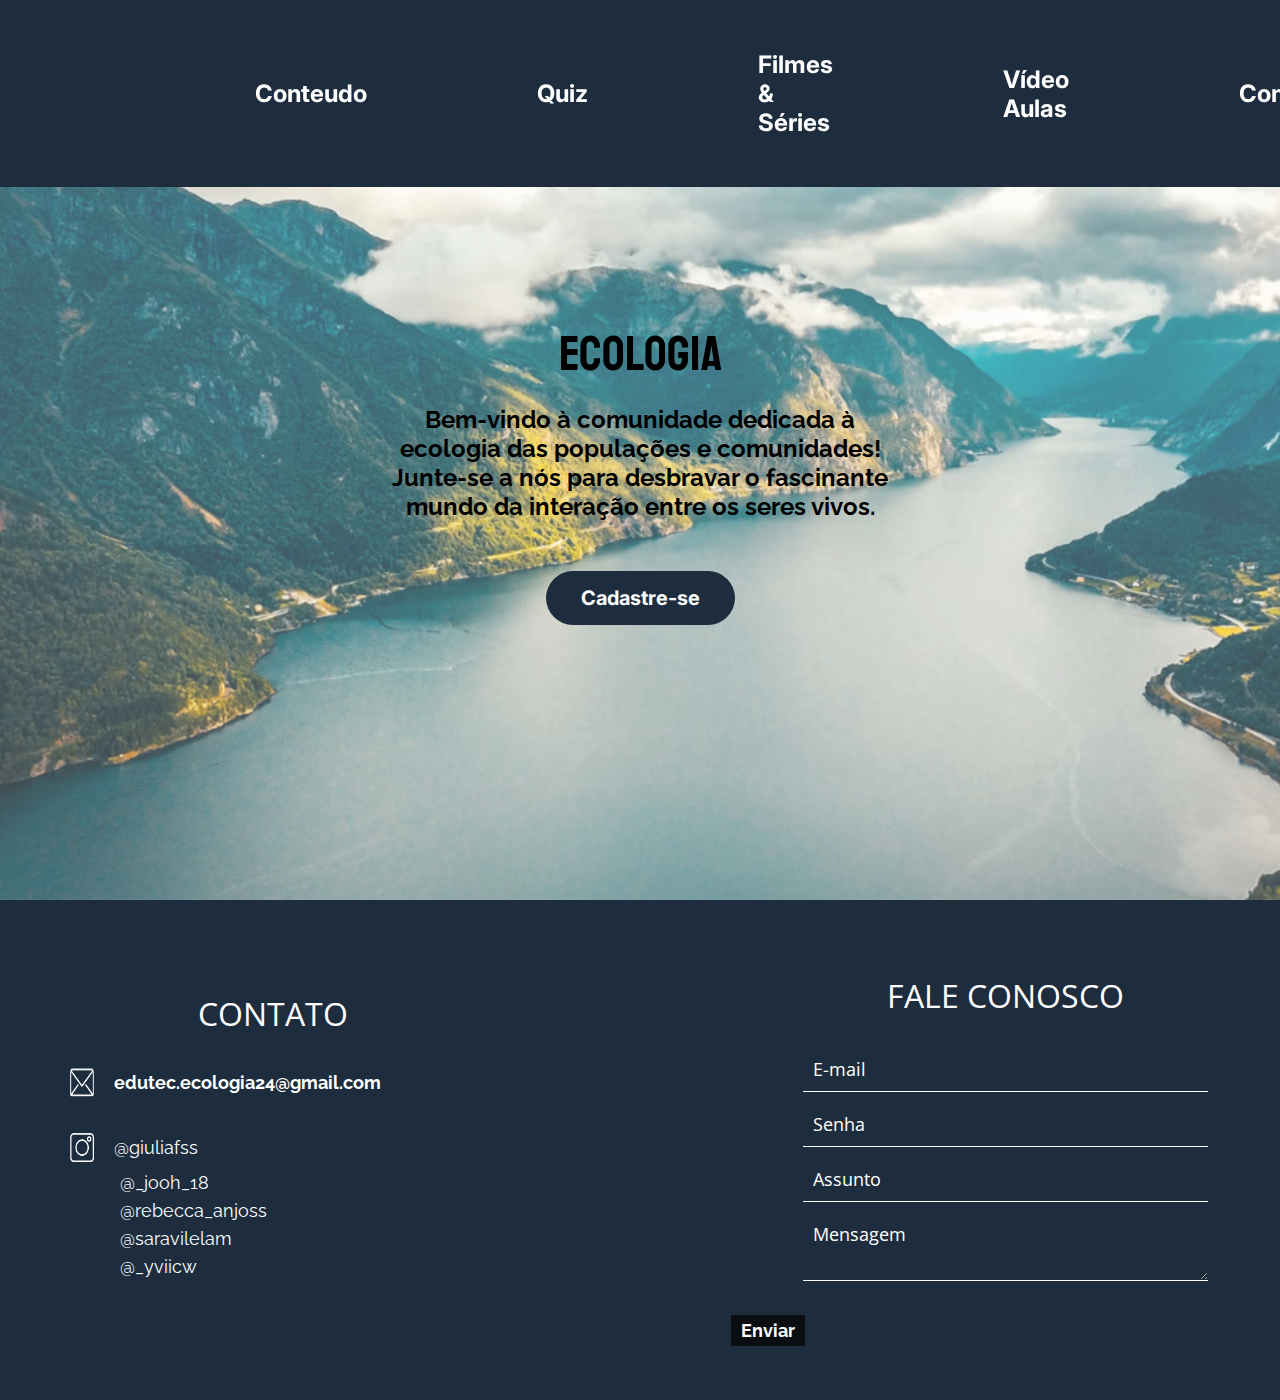
<file: index.html>
<!DOCTYPE html>
<html lang="en">
<head>
    <meta charset="UTF-8">
    <meta name="viewport" content="width=device-width, initial-scale=1.0">
    <link rel="stylesheet" href="style.css">
    <link rel="preconnect" href="https://fonts.googleapis.com">
    <link rel="preconnect" href="https://fonts.gstatic.com" crossorigin>
    <link href="https://fonts.googleapis.com/css2?family=Rubik:ital,wght@0,300..900;1,300..900&family=Staatliches&display=swap" rel="stylesheet">

    <link rel="preconnect" href="https://fonts.googleapis.com">
    <link rel="preconnect" href="https://fonts.gstatic.com" crossorigin>
    <link href="https://fonts.googleapis.com/css2?family=Raleway:ital,wght@0,100..900;1,100..900&family=Rubik:ital,wght@0,300..900;1,300..900&family=Staatliches&display=swap" rel="stylesheet">

    <link rel="preconnect" href="https://fonts.googleapis.com">
    <link rel="preconnect" href="https://fonts.gstatic.com" crossorigin>
    <link href="https://fonts.googleapis.com/css2?family=Open+Sans:ital,wght@0,300..800;1,300..800&family=Raleway:ital,wght@0,100..900;1,100..900&family=Rubik:ital,wght@0,300..900;1,300..900&family=Staatliches&display=swap" rel="stylesheet">

    <link rel="preconnect" href="https://fonts.googleapis.com">
    <link rel="preconnect" href="https://fonts.gstatic.com" crossorigin>
    <link href="https://fonts.googleapis.com/css2?family=Inter:ital,opsz,wght@0,14..32,100..900;1,14..32,100..900&family=Open+Sans:ital,wght@0,300..800;1,300..800&family=Raleway:ital,wght@0,100..900;1,100..900&family=Rubik:ital,wght@0,300..900;1,300..900&family=Staatliches&display=swap" rel="stylesheet">
    <title>Document</title>
</head>
<body>
    <header>
        <nav>
            <a href="./index.html"><img src="./imgs/logo.png" alt="logo"></a>
            <a href="./conteudo/conteudo.html">Conteudo</a>
            <a href="./quiz/quiz.html">Quiz</a>
            <a href="./filmesseries/movies.html">Filmes & Séries</a>
            <a href="https://youtube.com/playlist?list=PLj4yVuRqCKGEKDETE1k3KKUM9w7wphv3Q&si=6wbSA2pNkzeLuEVE">Vídeo Aulas</a>
            <a href="index.html#faq">Contato</a>
        </nav>
    </header>
    <main>
        <section class="pginicial">
            <h1>Ecologia</h1>
            <p>Bem-vindo à comunidade dedicada à <br>ecologia das populações e comunidades! <br>Junte-se a nós para desbravar o fascinante <br> mundo da interação entre os seres vivos.</p>
            
            <a href="./cadastro/cadastro.html">
                <button>Cadastre-se</button>
            </a>
            
        </section>
        
        <div class="faq" id="faq">
            <section class="contato">
                <h2>CONTATO</h2>
                <div class="email">
                    <img src="./imgs/email.png" alt="email">
                    <a href="edutec.ecologia24@gmail.com">edutec.ecologia24@gmail.com </a>
                </div>
                <div class="insta">
                    <img src="./imgs/insta.png" alt="instagram">
                    <a href="https://www.instagram.com/giuliafss?utm_source=ig_web_button_share_sheet&igsh=ZDNlZDc0MzIxNw==">@giuliafss</a>
                </div>
                <div class="content">
                    <a href="https://www.instagram.com/_jooh_18?igsh=aHR5MzQ4enNmN3R0">@_jooh_18</a>
                    <a href="https://www.instagram.com/rebecca_anjoss?igsh=MXRrNDk4YnFzNmExZw==">@rebecca_anjoss</a>
                    <a href="https://www.instagram.com/saravilelam?utm_source=ig_web_button_share_sheet&igsh=ZDNlZDc0MzIxNw==">@saravilelam</a>
                    <a href="https://www.instagram.com/_yviicw?utm_source=ig_web_button_share_sheet&igsh=ZDNlZDc0MzIxNw==">@_yviicw</a>
                </div>
            </section>

            <section class="faleconosco">
                <h2>FALE CONOSCO</h2>
                <form action="">
                    
                    <input type="email" id="email" placeholder="E-mail"> 
                    <br>
                    <input type="password" id="senha" placeholder="Senha">
                    <br>
                    <input type="text" id="assunto" placeholder="Assunto">
                    <br>
                    <textarea name="mensagem" placeholder="Mensagem"></textarea>
                        
                    <button>Enviar</button>
                </form>
            </section>   
        </div> 

    </main>
</body>
</html>
</file>
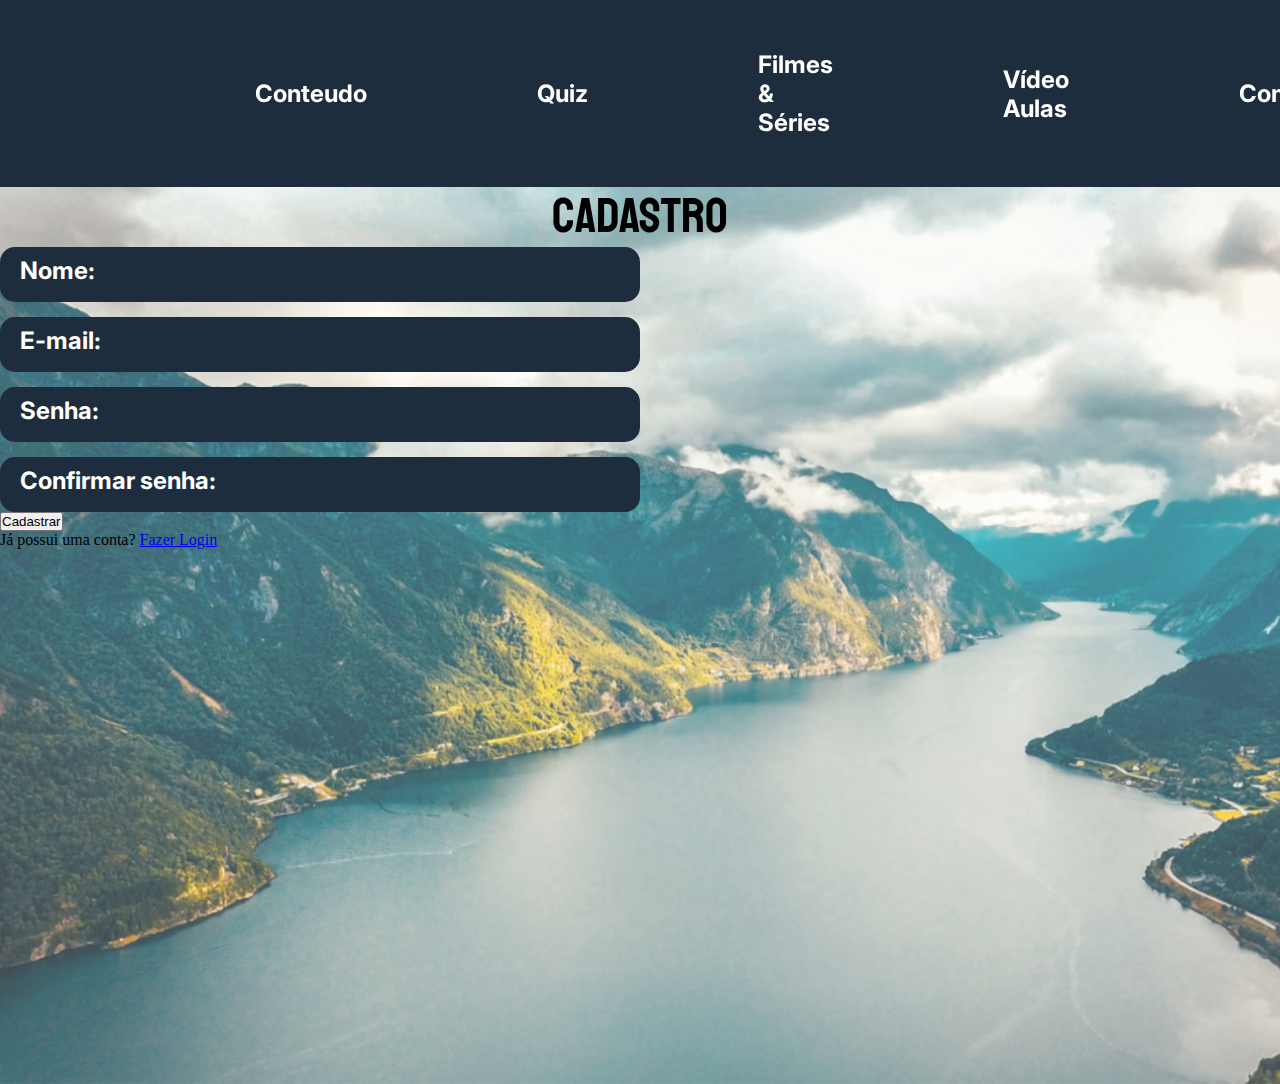
<file: cadastro/cadastro.html>
<!DOCTYPE html>
<html lang="en">
<head>
    <meta charset="UTF-8">
    <meta name="viewport" content="width=device-width, initial-scale=1.0">
    <link rel="stylesheet" href="cadastro.css">
    <link rel="preconnect" href="https://fonts.googleapis.com">
    <link rel="preconnect" href="https://fonts.gstatic.com" crossorigin>
    <link href="https://fonts.googleapis.com/css2?family=Rubik:ital,wght@0,300..900;1,300..900&family=Staatliches&display=swap" rel="stylesheet">

    <link rel="preconnect" href="https://fonts.googleapis.com">
    <link rel="preconnect" href="https://fonts.gstatic.com" crossorigin>
    <link href="https://fonts.googleapis.com/css2?family=Raleway:ital,wght@0,100..900;1,100..900&family=Rubik:ital,wght@0,300..900;1,300..900&family=Staatliches&display=swap" rel="stylesheet">

    <link rel="preconnect" href="https://fonts.googleapis.com">
    <link rel="preconnect" href="https://fonts.gstatic.com" crossorigin>
    <link href="https://fonts.googleapis.com/css2?family=Open+Sans:ital,wght@0,300..800;1,300..800&family=Raleway:ital,wght@0,100..900;1,100..900&family=Rubik:ital,wght@0,300..900;1,300..900&family=Staatliches&display=swap" rel="stylesheet">

    <link rel="preconnect" href="https://fonts.googleapis.com">
    <link rel="preconnect" href="https://fonts.gstatic.com" crossorigin>
    <link href="https://fonts.googleapis.com/css2?family=Inter:ital,opsz,wght@0,14..32,100..900;1,14..32,100..900&family=Open+Sans:ital,wght@0,300..800;1,300..800&family=Raleway:ital,wght@0,100..900;1,100..900&family=Rubik:ital,wght@0,300..900;1,300..900&family=Staatliches&display=swap" rel="stylesheet">
    <title>Document</title>
</head>
<body>
    <header>
        <nav>
            <a href="/index.html"><img src="/imgs/logo.png" alt="logo"></a>
            <a href="/conteudo/conteudo.html">Conteudo</a>
            <a href="/quiz/quiz.html">Quiz</a>
            <a href="/filmesseries/movies.html">Filmes & Séries</a>
            <a href="https://youtube.com/playlist?list=PLj4yVuRqCKGEKDETE1k3KKUM9w7wphv3Q&si=6wbSA2pNkzeLuEVE">Vídeo Aulas</a>
            <a href="/index.html#faq">Contato</a>
        </nav>
    </header>

    <main>
        <section class="cadastro">
            <h1> CADASTRO</h1>

            <form action="">
                
                <input type="text" id="nome" name="nome" placeholder="Nome:" required>
        
                <input type="email" id="email" name="email" placeholder="E-mail:" required>
        
                <input type="password" id="senha" name="senha" placeholder="Senha:" required>
        
                <input type="password" id="confirmar-senha" name="confirmar-senha" placeholder="Confirmar senha:" required>
            </form>

            <button>Cadastrar</button>

            <p>Já possui uma conta?  <a href="/login/login.html">Fazer Login</a></p>
        </section>
    </main>

</body>
</html>
</file>
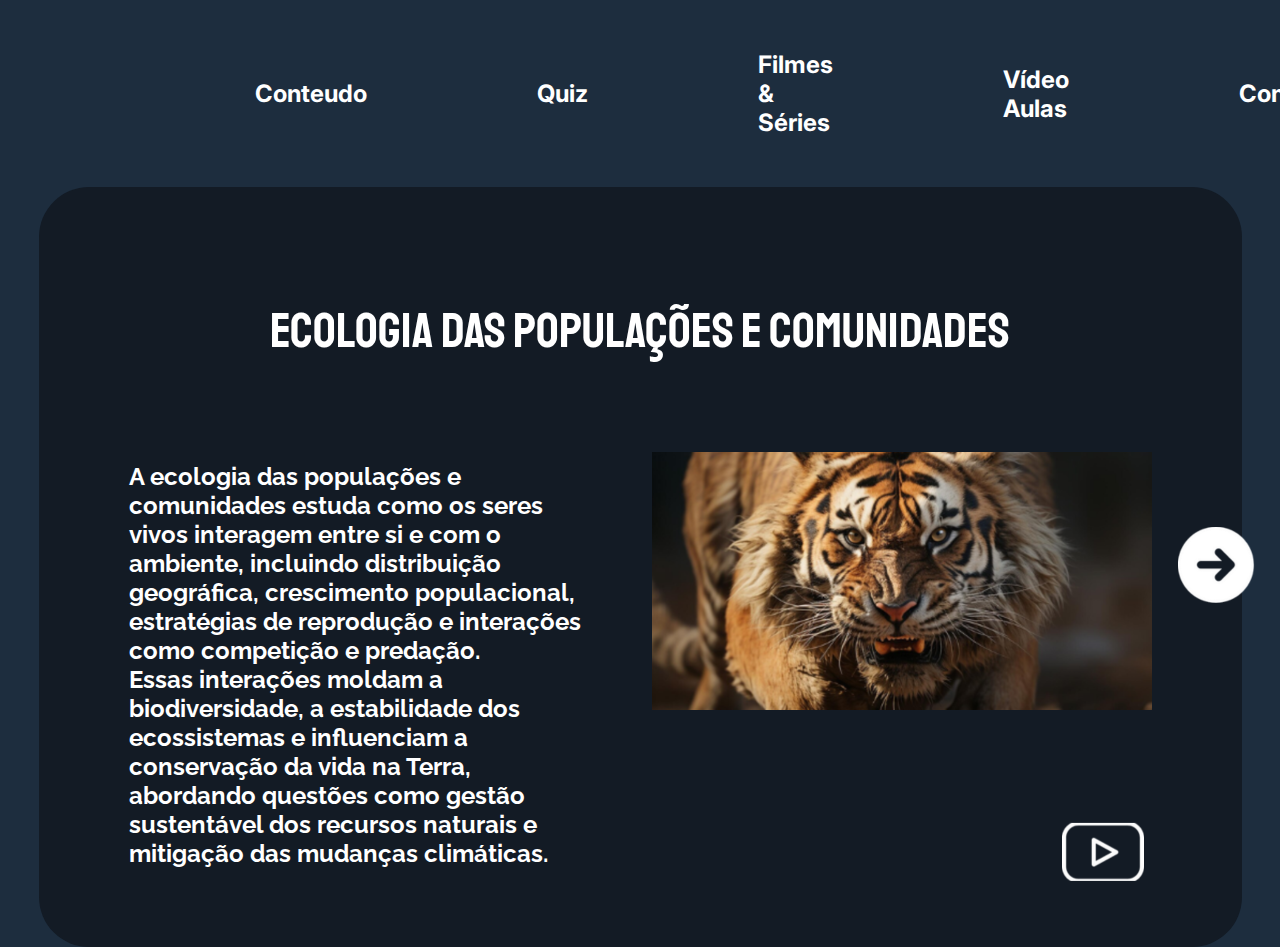
<file: conteudo/conteudo.html>
<!DOCTYPE html>
<html lang="en">
<head>
    <meta charset="UTF-8">
    <meta name="viewport" content="width=device-width, initial-scale=1.0">
    <link rel="stylesheet" href="conteudo.css">
    <script src="conteudo.js" defer></script>
    <link rel="preconnect" href="https://fonts.googleapis.com">
    <link rel="preconnect" href="https://fonts.gstatic.com" crossorigin>
    <link href="https://fonts.googleapis.com/css2?family=Rubik:ital,wght@0,300..900;1,300..900&family=Staatliches&display=swap" rel="stylesheet">

    <link rel="preconnect" href="https://fonts.googleapis.com">
    <link rel="preconnect" href="https://fonts.gstatic.com" crossorigin>
    <link href="https://fonts.googleapis.com/css2?family=Raleway:ital,wght@0,100..900;1,100..900&family=Rubik:ital,wght@0,300..900;1,300..900&family=Staatliches&display=swap" rel="stylesheet">

    <link rel="preconnect" href="https://fonts.googleapis.com">
    <link rel="preconnect" href="https://fonts.gstatic.com" crossorigin>
    <link href="https://fonts.googleapis.com/css2?family=Inter:ital,opsz,wght@0,14..32,100..900;1,14..32,100..900&family=Open+Sans:ital,wght@0,300..800;1,300..800&family=Raleway:ital,wght@0,100..900;1,100..900&family=Rubik:ital,wght@0,300..900;1,300..900&family=Staatliches&display=swap" rel="stylesheet">

    <title>Document</title>
</head>
<body>
    <header>
        <nav>
            <a href="./index.html"><img src="/imgs/logo.png" alt="logo"></a>
            <a href="./conteudo.html">Conteudo</a>
            <a href="/quiz/quiz.html">Quiz</a>
            <a href="/filmesseries/movies.html">Filmes & Séries</a>
            <a href="https://youtube.com/playlist?list=PLj4yVuRqCKGEKDETE1k3KKUM9w7wphv3Q&si=6wbSA2pNkzeLuEVE">Vídeo Aulas</a>
            <a href="/index.html#faq">Contato</a>
        </nav>
    </header>

    <div class="container">
        <main id="main-content">  
            
        </main>
        <div class="seta" id="seta">
            <a href="">
                <img src="/imgs/seta.png" alt="seta" >
            </a>
        </div>
        <div class="seta-voltar">
            <a href="#" id="seta-voltar">
              <img src="/imgs/seta-voltar.png" alt="Voltar">
            </a>
          </div>
    </div>
</body>
</html>
</file>
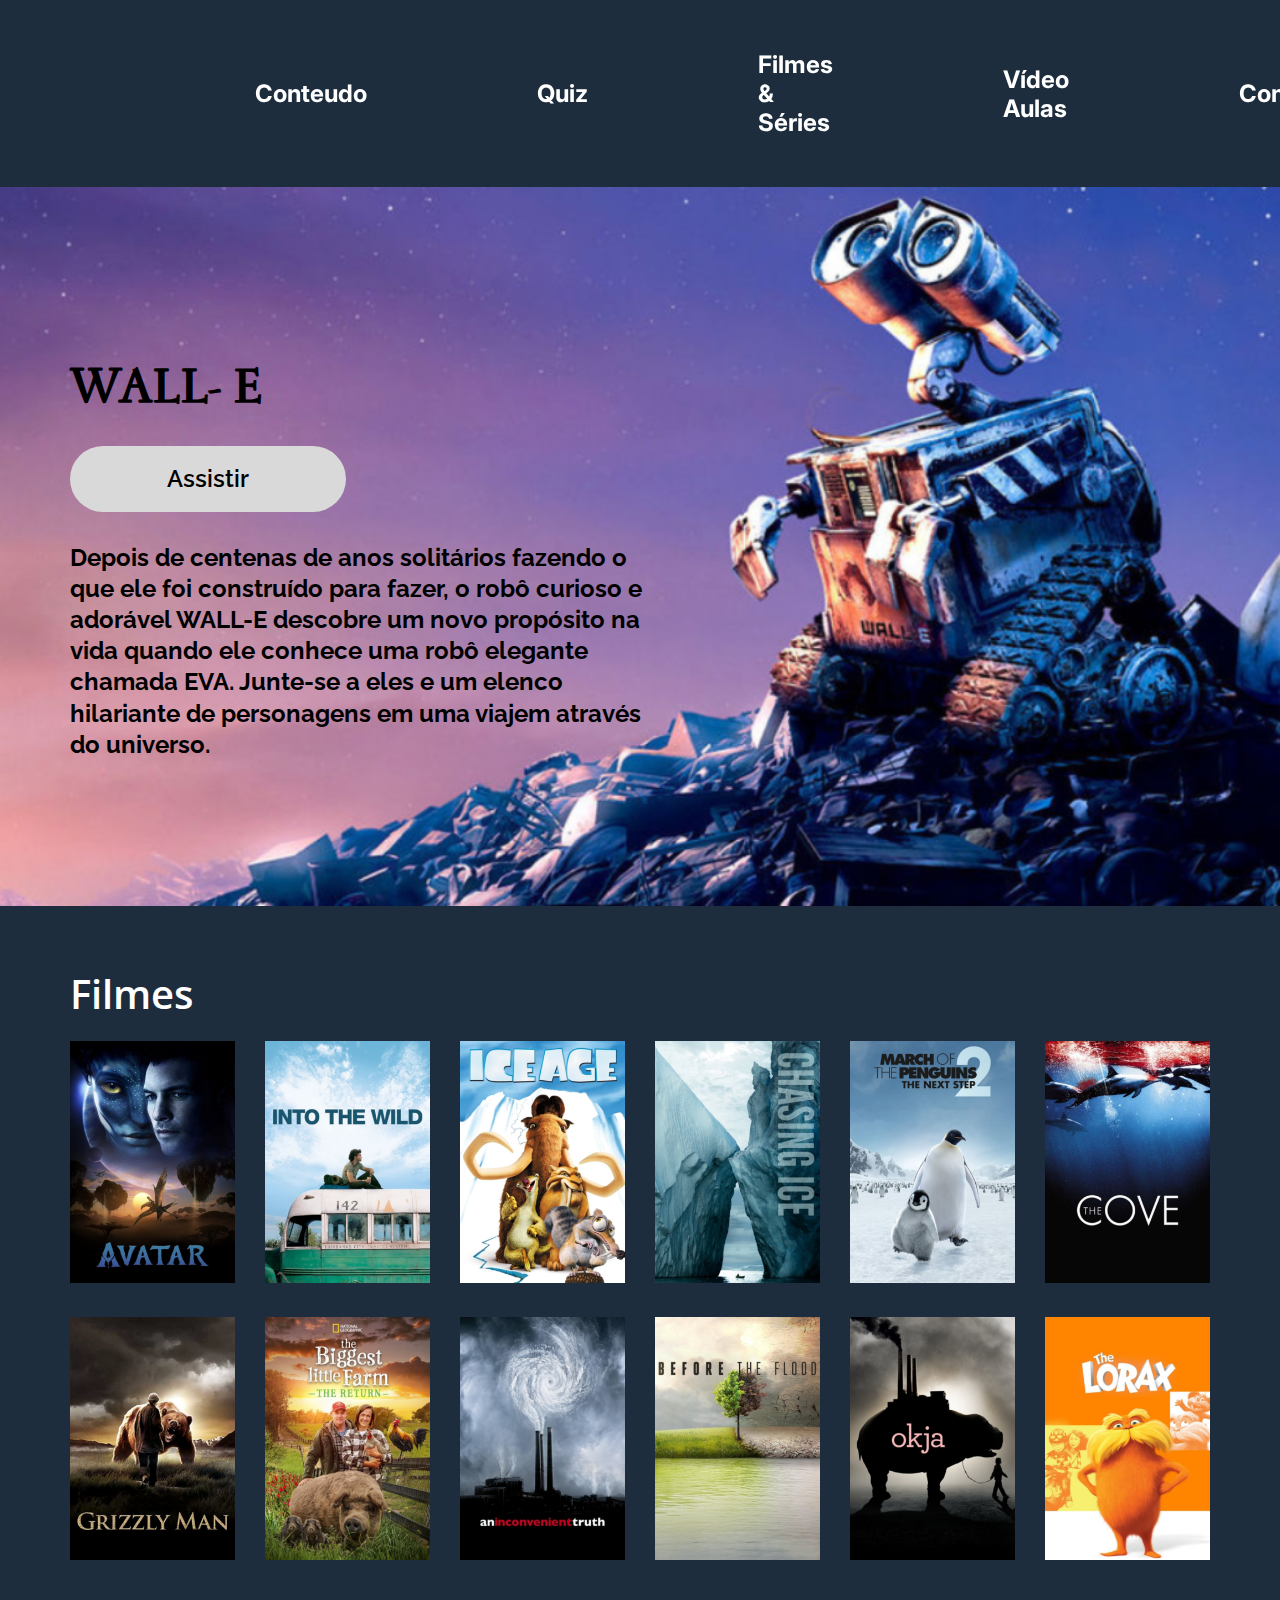
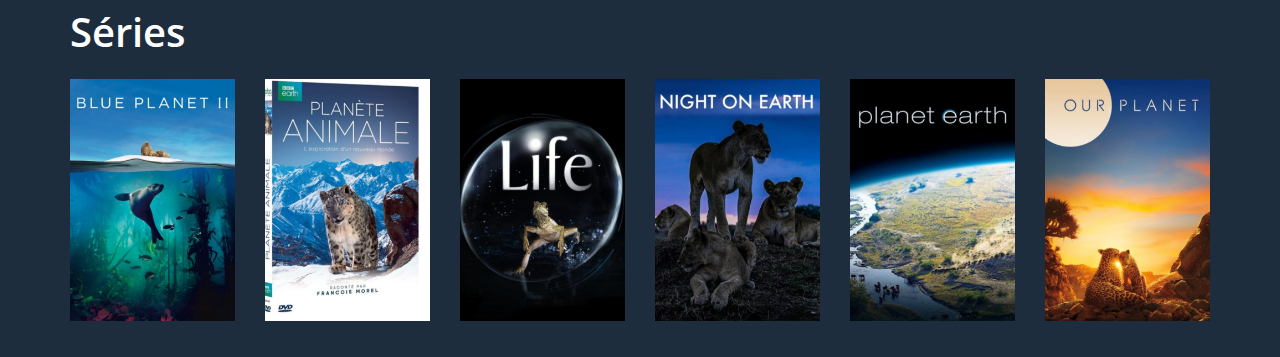
<file: filmesseries/movies.html>
<!DOCTYPE html>
<html lang="en">
<head>
    <meta charset="UTF-8">
    <meta name="viewport" content="width=device-width, initial-scale=1.0">
    <link rel="stylesheet" href="movies.css">
    <link rel="preconnect" href="https://fonts.googleapis.com">
    <link rel="preconnect" href="https://fonts.gstatic.com" crossorigin>
    <link href="https://fonts.googleapis.com/css2?family=Raleway:ital,wght@0,100..900;1,100..900&family=Rubik:ital,wght@0,300..900;1,300..900&family=Staatliches&display=swap" rel="stylesheet">

    <link rel="preconnect" href="https://fonts.googleapis.com">
    <link rel="preconnect" href="https://fonts.gstatic.com" crossorigin>
    <link href="https://fonts.googleapis.com/css2?family=Inter:ital,opsz,wght@0,14..32,100..900;1,14..32,100..900&family=Open+Sans:ital,wght@0,300..800;1,300..800&family=Raleway:ital,wght@0,100..900;1,100..900&family=Rubik:ital,wght@0,300..900;1,300..900&family=Sedan:ital@0;1&family=Staatliches&display=swap" rel="stylesheet">

    <link rel="preconnect" href="https://fonts.googleapis.com">
    <link rel="preconnect" href="https://fonts.gstatic.com" crossorigin>
    <link href="https://fonts.googleapis.com/css2?family=Open+Sans:ital,wght@0,300..800;1,300..800&family=Raleway:ital,wght@0,100..900;1,100..900&family=Rubik:ital,wght@0,300..900;1,300..900&family=Staatliches&display=swap" rel="stylesheet">

    <link rel="preconnect" href="https://fonts.googleapis.com">
    <link rel="preconnect" href="https://fonts.gstatic.com" crossorigin>
    <link href="https://fonts.googleapis.com/css2?family=Inter:ital,opsz,wght@0,14..32,100..900;1,14..32,100..900&family=Open+Sans:ital,wght@0,300..800;1,300..800&family=Raleway:ital,wght@0,100..900;1,100..900&family=Rubik:ital,wght@0,300..900;1,300..900&family=Staatliches&display=swap" rel="stylesheet">
    <title>Document</title>
</head>
<body>

    <header>
        <nav>
            <a href="/index.html"><img src="/imgs/logo.png" alt="logo"></a>
            <a href="/conteudo/conteudo.html">Conteudo</a>
            <a href="/quiz/quiz.html">Quiz</a>
            <a href="./movies.html">Filmes & Séries</a>
            <a href="https://youtube.com/playlist?list=PLj4yVuRqCKGEKDETE1k3KKUM9w7wphv3Q&si=6wbSA2pNkzeLuEVE">Vídeo Aulas</a>
            <a href="/index.html#faq" >Contato</a>
        </nav>
    </header>
    <main>
        <div class="container">
            <div class="inicial">
                <h1>WALL- E</h1>
                <a href="https://www.disneyplus.com/pt-br/movies/wall-e/5G1wpZC2Lb6I">
                    <button>Assistir</button>  
                </a>
                <p>Depois de  centenas de anos solitários fazendo o que ele foi construído para fazer, o robô curioso e adorável WALL-E descobre um novo propósito na vida quando ele conhece uma robô elegante chamada EVA. Junte-se a eles e um elenco hilariante de personagens em uma viajem através do universo.</p>
            </div>          
        </div>
    </main>    

        <div class="series">
            <h2>Filmes</h2>
            <div class="movies">
                <a href="https://www.disneyplus.com/pt-br/movies/avatar/2YOnkRN4LwZZ">
                    <img src="/imgs/avatar.png" alt="Avatar">
                </a>
                <a href="https://www.primevideo.com/dp/amzn1.dv.gti.38900948-6240-496a-95ce-3d6610e631ca?autoplay=0&ref_=atv_cf_strg_wb">
                    <img src="/imgs/into the wild.png" alt="Na Natureza Selvagem">
                </a>
                <a href="https://www.disneyplus.com/pt-br/movies/a-era-do-gelo/3vXFwnBqfylt">
                    <img src="/imgs/ice age.png" alt="A era do gelo">
                </a>
                <a href="https://www.amazon.com/gp/video/detail/B08PDSSNS6/ref=atv_dp_share_cu_r">
                    <img src="/imgs/chasing ice.png" alt="Perseguindo o Gelo">
                </a>
                <a href="https://tv.apple.com/br/movie/march-of-the-penguins-2-the-next-step/umc.cmc.3zcod1holc1i509krexfegqvt">
                    <img src="/imgs/march of the penguins.png" alt="March of the penguins 2 ">
                </a>
                <a href="https://www.primevideo.com/-/pt_PT/detail/The-Cove/0PQHWTAXC7V62RD6SYI4ONNAOP#:~:text=Prime%20Video%3A%20The%20Cove">
                    <img src="/imgs/the cove.png" alt="The Cove">
                </a>
                <a href="https://www.primevideo.com/dp/amzn1.dv.gti.3cb71028-6929-936d-3625-ac90e91da5a8?autoplay=0&ref_=atv_cf_strg_wb">
                    <img src="/imgs/grizzly man.png" alt="Grizzly Man">
                </a>
                <a href="">
                    <img src="/imgs/the biggest little farm.png" alt="the Biggest little farm">
                </a>
                <a href="https://play.google.com/store/movies/details?id=MwxMrnDkbPU">
                    <img src="/imgs/an inconvenient truth.png" alt="An Inconvenient Truth">
                </a>
                <a href="">
                    <img src="/imgs/before the flood.png" alt="Before the Flood">
                </a>
                <a href="https://www.netflix.com/br/title/80091936?source=35">
                    <img src="/imgs/okja.png" alt="Okja">
                </a>
                <a href="https://www.netflix.com/br/title/70208102?source=35">
                    <img src="/imgs/the lorax.png" alt="The Lorax">
                </a>
            </div>

            <h2>Séries</h2>
            <div class="movies">
                <a href="https://www.primevideo.com/-/pt/detail/Planeta-Azul-II/0I3YEUTDWTH3UK3OAZ02K3HDEJ#:~:text=Prime%20Video%3A%20Planeta%20Azul%20II">
                    <img src="/imgs/blue planet.png" alt="Blue Planet II">
                </a>
                <a href="">
                    <img src="/imgs/planete animale.png" alt="Planete Animale">
                </a>
                <a href="">
                    <img src="/imgs/life.png" alt="Life">
                </a>
                <a href="https://www.netflix.com/br/title/80218938?source=35">
                    <img src="/imgs/night on earth.png" alt="Night on earth">
                </a>
                <a href="https://www.primevideo.com/-/pt/detail/Planeta-Terra/0TIWT4M4AS0X4PYHMZU2GJ7LMV#:~:text=Prime%20Video%3A%20Planeta%20Terra">
                    <img src="/imgs/planet earth.png" alt="planet earth">
                </a>
                <a href="https://www.netflix.com/br/title/80049832?source=35">
                    <img src="/imgs/our planet.png" alt="Our Planet">
                </a>
            </div>
        </div>

    
</body>
</html>
</file>
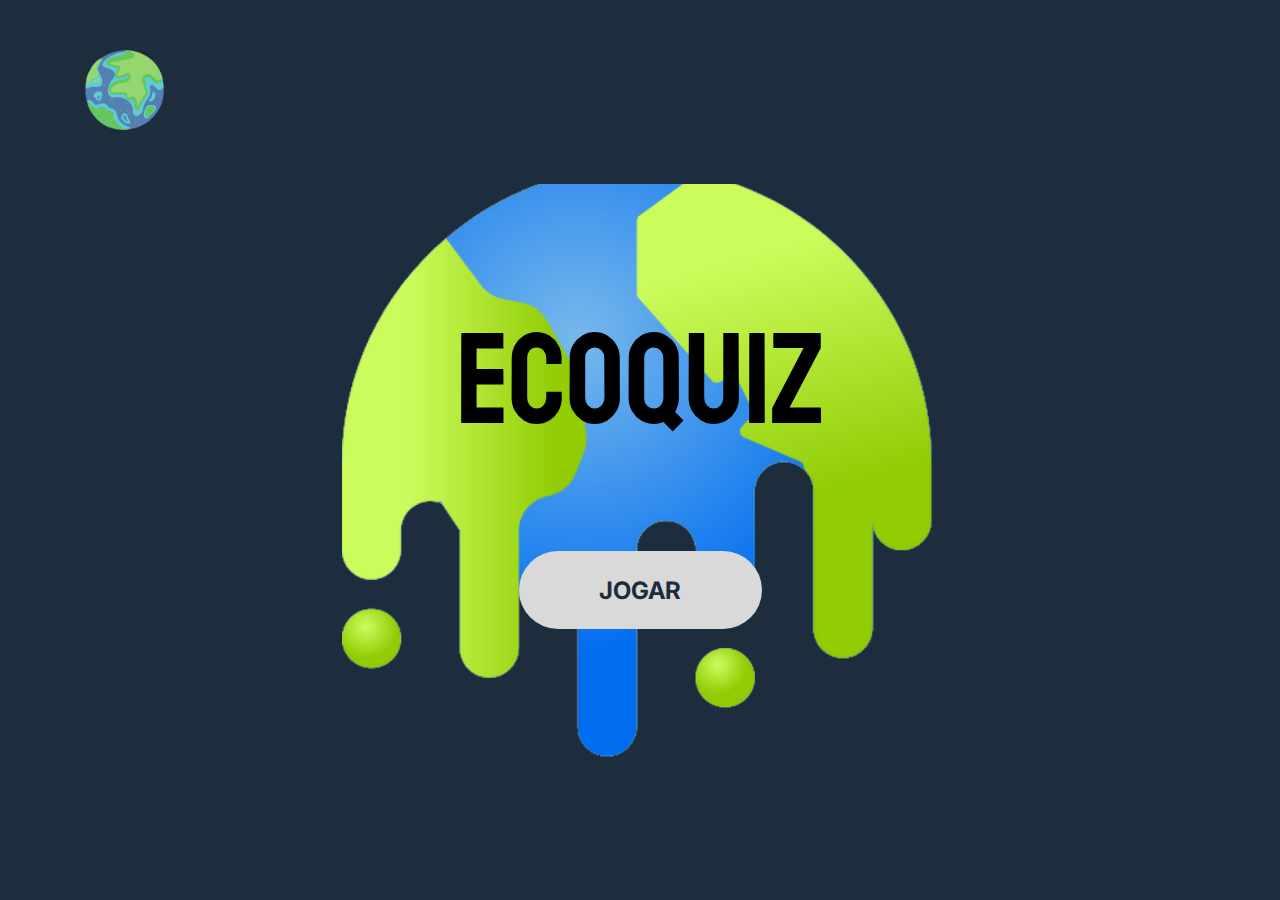
<file: quiz/quiz.html>
<!DOCTYPE html>
<html lang="en">
<head>
    <meta charset="UTF-8">
    <meta name="viewport" content="width=device-width, initial-scale=1.0">
    <link rel="stylesheet" href="quiz.css">
    <link rel="preconnect" href="https://fonts.googleapis.com">
    <link rel="preconnect" href="https://fonts.gstatic.com" crossorigin>
    <link href="https://fonts.googleapis.com/css2?family=Rubik:ital,wght@0,300..900;1,300..900&family=Staatliches&display=swap" rel="stylesheet">

    <link rel="preconnect" href="https://fonts.googleapis.com">
    <link rel="preconnect" href="https://fonts.gstatic.com" crossorigin>
    <link href="https://fonts.googleapis.com/css2?family=Inter:ital,opsz,wght@0,14..32,100..900;1,14..32,100..900&family=Open+Sans:ital,wght@0,300..800;1,300..800&family=Raleway:ital,wght@0,100..900;1,100..900&family=Rubik:ital,wght@0,300..900;1,300..900&family=Staatliches&display=swap" rel="stylesheet">
    <title>Document</title>
</head>
<body>
    <header>
        <nav>
            <a href="/index.html">
                <img src="/imgs/logo.png" alt="Logo">
            </a>
        </nav>
    </header>
    <main>
        <div class="content">
            <h1>ECOQUIZ</h1>
            <a href="./pages/questoes/questoes.html">
                <button>JOGAR</button>
            </a>
        </div>
    </main>
</body>
</html>
</file>
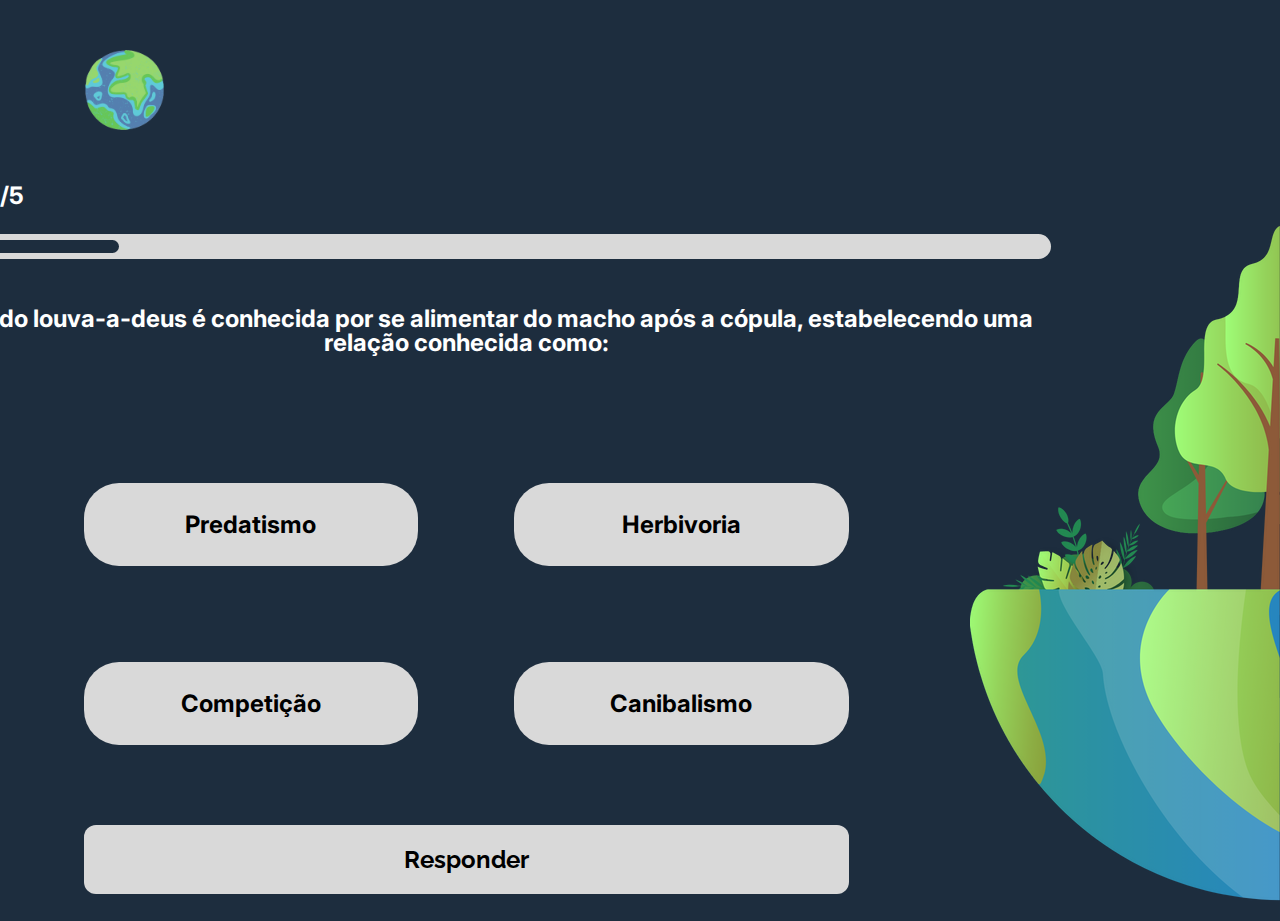
<file: quiz/pages/questoes/questoes.html>
<!DOCTYPE html>
<html lang="en">
<head>
    <meta charset="UTF-8">
    <meta name="viewport" content="width=device-width, initial-scale=1.0">
    <script src="questoes.js" defer></script>
    <link rel="stylesheet" href="questoes.css">
    <link rel="preconnect" href="https://fonts.googleapis.com">
    <link rel="preconnect" href="https://fonts.gstatic.com" crossorigin>
    <link href="https://fonts.googleapis.com/css2?family=Raleway:ital,wght@0,100..900;1,100..900&family=Rubik:ital,wght@0,300..900;1,300..900&family=Staatliches&display=swap" rel="stylesheet">

    <link rel="preconnect" href="https://fonts.googleapis.com">
    <link rel="preconnect" href="https://fonts.gstatic.com" crossorigin>
    <link href="https://fonts.googleapis.com/css2?family=Inter:ital,opsz,wght@0,14..32,100..900;1,14..32,100..900&family=Open+Sans:ital,wght@0,300..800;1,300..800&family=Raleway:ital,wght@0,100..900;1,100..900&family=Rubik:ital,wght@0,300..900;1,300..900&family=Staatliches&display=swap" rel="stylesheet">
    <title>Document</title>
</head>
<body>
    <header>
        <nav>
            <a href="/index.html">
                <img src="/imgs/logo.png" alt="Logo">
            </a>
        </nav>
    </header>
    
    <div class="container">
        <main>
            <section class="pergunta">
                <p>Pergunta 1/5</p>
                
                <div class="barra_progresso">
                    <div></div>
                </div>

                <h2></h2>

                <h2>A fêmea do louva-a-deus é conhecida por se alimentar do macho após a cópula, estabelecendo uma relação conhecida como:</h2>
                
            </section>

            <section class="alternativas">
                <form action="">
                    <label for="Predatismo" id="errada">
                        <input type="radio" id="alternativa_a" name="alternativa">
                        <div>
                            Predatismo
                        </div>
                    </label>

                    <label for="alternativa_b" id="errada">
                        <input type="radio" id="alternativa_b" name="alternativa">

                        <div>
                            Herbívora
                        </div>
                    </label>

                    <label for="alternativa_c" id="errada">
                        <input type="radio" id="alternativa_c" name="alternativa">

                        <div>
                            Competição
                        </div>
                    </label>

                    <label for="alternativa_d" id="correta">
                        <input type="radio" id="alternativa_d" name="alternativa">

                        <div>
                            Canibalismo
                        </div>
                    </label>

                </form>
                
                <a href=""><!--vai pra proxima pagina-->
                    <button>Próxima</button>
                </a>

            </section>             
        </main>

        <div class="img">
            <img src="/imgs/fundo.png" alt="Árvore no mundo">
        </div>
    </div>
</body>
</html>
</file>
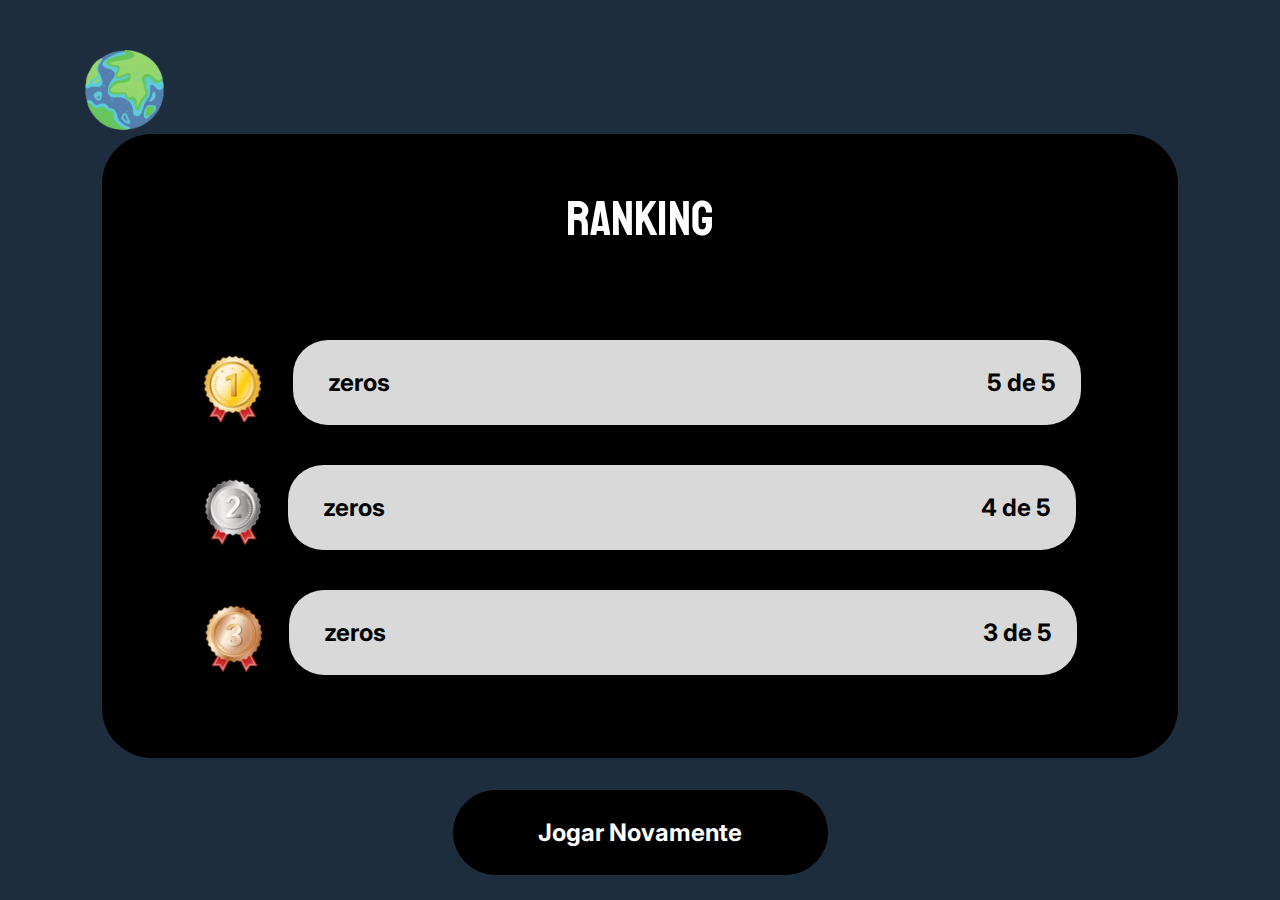
<file: quiz/pages/ranking/ranking.html>
<!DOCTYPE html>
<html lang="en">
<head>
    <meta charset="UTF-8">
    <meta name="viewport" content="width=device-width, initial-scale=1.0">
    <link rel="stylesheet" href="ranking.css">
    <link rel="preconnect" href="https://fonts.googleapis.com">
    <link rel="preconnect" href="https://fonts.gstatic.com" crossorigin>
    <link href="https://fonts.googleapis.com/css2?family=Rubik:ital,wght@0,300..900;1,300..900&family=Staatliches&display=swap" rel="stylesheet">

    <link rel="preconnect" href="https://fonts.googleapis.com">
    <link rel="preconnect" href="https://fonts.gstatic.com" crossorigin>
    <link href="https://fonts.googleapis.com/css2?family=Raleway:ital,wght@0,100..900;1,100..900&family=Rubik:ital,wght@0,300..900;1,300..900&family=Staatliches&display=swap" rel="stylesheet">

    <link rel="preconnect" href="https://fonts.googleapis.com">
    <link rel="preconnect" href="https://fonts.gstatic.com" crossorigin>
    <link href="https://fonts.googleapis.com/css2?family=Inter:ital,opsz,wght@0,14..32,100..900;1,14..32,100..900&family=Open+Sans:ital,wght@0,300..800;1,300..800&family=Raleway:ital,wght@0,100..900;1,100..900&family=Rubik:ital,wght@0,300..900;1,300..900&family=Staatliches&display=swap" rel="stylesheet">

    <title>Document</title>
</head>
<body>
    <header>
        <nav>
            <a href="/index.html">
                <img src="/imgs/logo.png" alt="Logo">
            </a>
        </nav>
    </header>
    <div class="container">
        <main>
            <h1>RANKING</h1>

            <div class="ranking">
                <img src="/imgs/ouro.png" alt="medalha de ouro">
                <div class="div">
                    <span class="name">zeros</span>
                    <span class="score">5 de 5</span>
                </div>
            </div>
            
            <div class="ranking">
                <img src="/imgs/prata.png" alt="medalha de prata">
                <div class="div">
                    <span class="name">zeros</span>
                    <span class="score">4 de 5</span>
                </div>
            </div>

            <div class="ranking">
                <img src="/imgs/bronze.png" alt="medalha de bronze">
                <div class="div">
                    <span class="name">zeros</span>
                    <span class="score">3 de 5</span>
                </div>
            </div>
            

        </main>
        
        <a href="/quiz/quiz.html"><button>Jogar Novamente</button></a>

    </div>
</body>
</html>
</file>
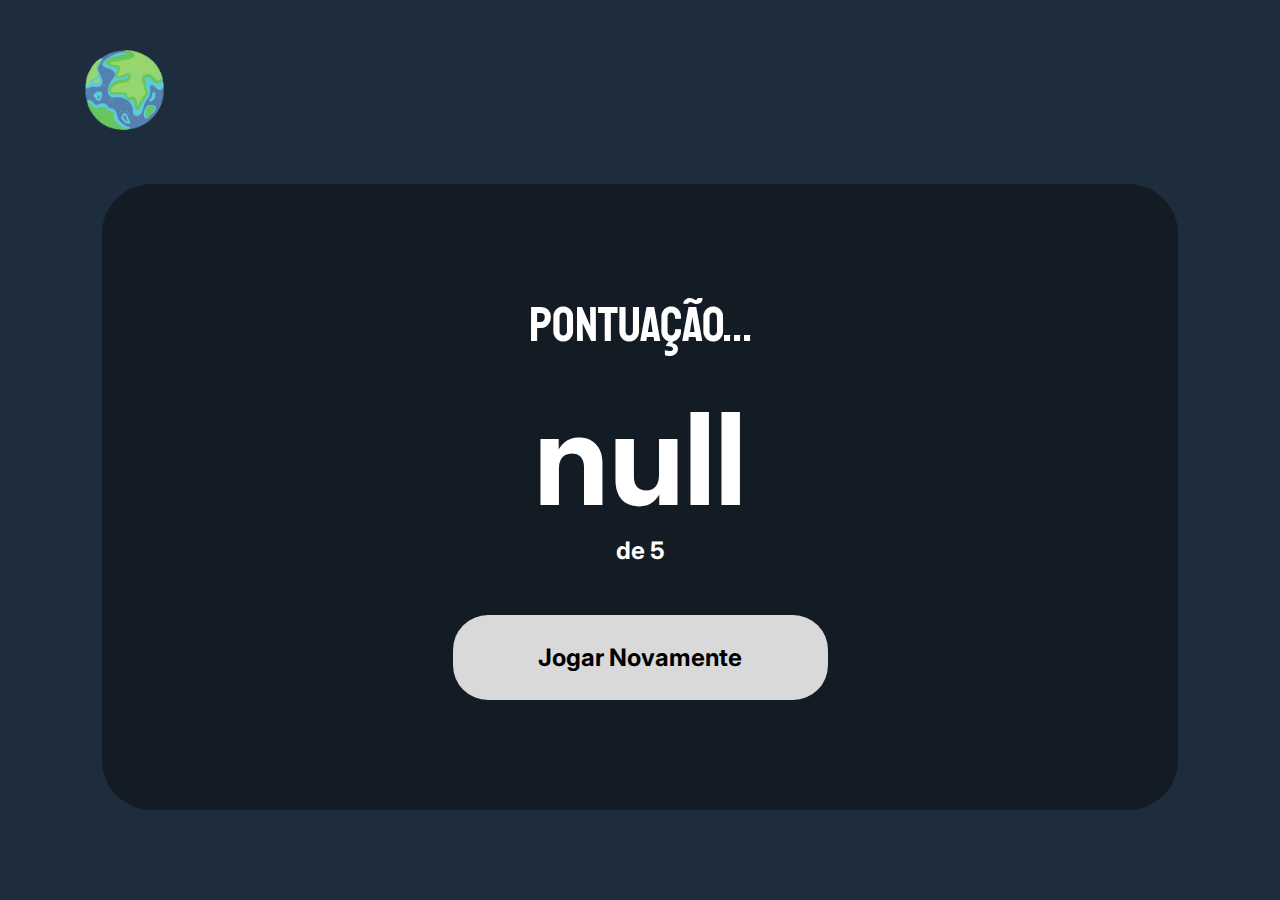
<file: quiz/pages/resultado/resultado.html>
<!DOCTYPE html>
<html lang="en">
<head>
    <meta charset="UTF-8">
    <meta name="viewport" content="width=device-width, initial-scale=1.0">
    <script src="./resultado.js" type="module" defer></script>
    <link rel="stylesheet" href="resultado.css">
    <link rel="preconnect" href="https://fonts.googleapis.com">
    <link rel="preconnect" href="https://fonts.gstatic.com" crossorigin>
    <link href="https://fonts.googleapis.com/css2?family=Staatliches&display=swap" rel="stylesheet">
    <link rel="preconnect" href="https://fonts.googleapis.com">
    <link rel="preconnect" href="https://fonts.gstatic.com" crossorigin>
    <link href="https://fonts.googleapis.com/css2?family=Inter:ital,opsz,wght@0,14..32,100..900;1,14..32,100..900&family=Staatliches&display=swap" rel="stylesheet">
    <title>Document</title>
</head>
<body>
    <header>
        <nav>
            <a href="/index.html">
                <img src="/imgs/logo.png" alt="Logo">
            </a>
        </nav>
    </header>

    <div class="container">
        <main>
            <h1>PONTUAÇÃO...</h1>
            <section class="pontuacao"> 

                <strong>3</strong>

                <p>de 5</p>

            </section>   

            <a href="/quiz/quiz.html">
                <button>Jogar Novamente</button>
            </a>

        </main>
    </div>
</body>
</html>
</file>
<file: style.css>
* {
    margin: 0;
    padding: 0;
    box-sizing: border-box;
}

:root {
    --azul-escuro: #1D2D3E;
    --azul-claro: #5FCAD8 ;
    --verde-claro: #F0F9EE;
    --white: #FFFFFF;
    --button: #0A0E13;
}

header {
    background-color: var(--azul-escuro);
    width: 100%;
    position: fixed;
    height: 1440px 132px;
}

nav {
    display: flex;
    justify-content: space-between;
    align-items: center;
    margin-inline: auto;

}

nav a {
    color: var(--white);
    font-family: 'Inter';
    font-weight: bold;
    font-size: 24px;

    padding: 50px 85px;
    text-decoration: none;
}

nav a:hover {
    color: var(--azul-claro);
}

nav img {
    max-width: 40%;

}

.pginicial {
    background-image: url(./imgs/wallpaper.png);
    background-size: cover;
    width: 100%;
    height: 100vh;

    display: flex;
    flex-direction: column;
    align-items: center;
    justify-content: center;
}

.pginicial h1 {
    font-family: 'Staatliches';
    font-weight: 100;
    font-size: 50px;
    
    margin-top: 47px;
    margin-bottom: 20px;
}

.pginicial p {
    font-family: 'Raleway';
    font-size: 24px;
    text-align: center;
    font-weight: bold;

} 

.pginicial button {
    background-color: var(--azul-escuro);
    border-radius: 50px;
    border: none;
    padding: 15px 35px;
    
    
    color: var(--white);
    font-family: 'Inter';
    font-weight: bold;
    font-size: 20px;

    margin-top: 50px;
    
}

.pginicial button:hover {   
    color: var(--azul-claro);
}




.faq {
    background-color: var(--azul-escuro);
    height: 500px;
    
    display: flex;
    justify-content: space-between; 
    align-items: center; 
    

}

.faq p{
    color: var(--white);
    font-size: 18px;
}

.faq section {
    color: var(--white);
    
}

.faq section h2 {
    font-family: 'Open Sans';
    font-weight: 400;
    font-size: 32px;
    
    justify-content: space-between;
    text-align: center;
    width: 85%;
   
}

.faq .div {
    display: flex;
    justify-content: center;
    align-items: center;

    height: 406px;
    padding: 4px;
    margin-left: 15%;
    border-radius: 20px;
    background-color: var(--white);
}

.contato, .faleconosco {
    width: 50%;
    flex-direction: column;
    margin-left: 20%;   
}


.contato {
    margin-bottom: 55px;
    margin-left: 70px;
}


.contato img{
   width:  5%;
   padding: 3px 0px;
}



.contato a{
    color: var(--white);
    text-decoration: none;
    font-family: 'Raleway';
    font-size: 18px; 
    
    
    margin: 7px;
    margin-left: 20px;

}

.content a {
    display: flex;
    flex-direction: column;
    padding-left: 30px;


    
}

.contato .email {
    font-weight: bold;
}

.contato, .email, .insta {
    display: flex;
    padding-top: 30px;
    
}




.faleconosco h2 {
    margin-bottom: 30px;
}


.faleconosco input, textarea {
    padding: 5px 10rem;

    width: 85%;
    margin-bottom: 10px; 
    padding: 10px;
    background-color: var(--azul-escuro);
    border: none;
    border-bottom: 1px solid var(--white);
    color: #ffffff;

    font-family: 'Open Sans';
    font-weight: mixed;
    font-size: 18px;
   
}

input::placeholder, textarea::placeholder {
    color: #ffffff;
}



.faleconosco button {
    color: var(--white);
    background-color: var(--button);


    position: relative;
    display: inline-block;
    left: -4.5rem; /* Move o botão para o lado esquerdo da imagem */
    bottom: -20px; 

    cursor: pointer;
    border: none;
    padding: 5px 10px;

    font-family: 'Raleway';
    font-weight: bold;
    font-size: 18px;
}
</file>
<file: cadastro/cadastro.css>
* {
    margin: 0;
    padding: 0;
    box-sizing: border-box;
}

:root {
    --azul-escuro: #1D2D3E;
    --azul-claro: #5FCAD8 ;
    --verde-claro: #F0F9EE;
    --white: #FFFFFF;
    --button: #0A0E13;
}


header {
    background-color: var(--azul-escuro);
    top: 0; 
    width: 100%;
    position: fixed;

    height: 1440px 132px;

    
    left: 0;
    z-index: 1;

    object-fit: contain;

}

nav {
    display: flex;
    justify-content: space-between;
    align-items: center;
    margin-inline: auto;

}

nav a {
    color: var(--white);
    font-family: 'Inter';
    font-weight: bold;
    font-size: 24px;

    padding: 50px 85px;
    text-decoration: none;
}

nav a:hover {
    color: var(--azul-claro);
}

nav img {
    max-width: 40%;

}

.cadastro {
    background-image: url(/imgs/wallpaper.png);
    background-size: cover;
    width: 100%;
    height: 100vh;

    margin-top: 11.5rem;
}
  
.cadastro h1{
    font-family: 'Staatliches';
    font-weight: 100;
    font-size: 50px;
    text-align: center;
}
  

main {
    display: flex;
    align-items: center;
    flex-direction: column;
}

form {
    display: flex;
    flex-direction: column;
    gap: 15px;
  }
  
  form ::placeholder {
    font-family: 'Inter';
    font-weight: bold;
    font-size: 24px;
    color: var(--white);
  }
  
 main input {
    padding: 20px ;
    width: 50%;
    border: none;
    border-radius: 15px;
    background: var(--azul-escuro);
    color: #fff;

    
  }
 
  main form p {
    margin-top: 70px;
    font-size: 14px;
  }
  
  mian form p a {
    color: #00bcd4;
    text-decoration: none;
  }
</file>
<file: conteudo/conteudo.css>
* {
    margin: 0;
    padding: 0;
    box-sizing: border-box;
}

:root {
    --azul-background: #131B25;
    --azul-escuro: #1D2D3E;
    --azul-claro: #5FCAD8 ;
    --white: #FFFFFF;
}


nav {
    display: flex;
    justify-content: space-between;
    align-items: center;
    margin-inline: auto;

}

nav a {
    color: var(--white);
    font-family: 'Inter';
    font-weight: bold;
    font-size: 24px;

    padding: 50px 85px;
    text-decoration: none;
}

nav a:hover {
    color: var(--azul-claro);
}

nav img {
    max-width: 40%;

}

body {
    background-color: var(--azul-escuro);
    color: var(--white);
}


.container {
    display: flex;
    align-items: center;
    justify-content: center;
    flex-direction: column;
}

main {
    background-color: var(--azul-background);
    border-radius: 50px;
    height: 760px;
    width: 1203px;
}

.img {
    position: relative;
    display: inline-block;
        
}

.img img {
    display: block;

}



.yt {
    position: absolute;
    left:82%;
    transform: translateY(5%);
    bottom: -5px;

    cursor: pointer;
}


img .imagem{
    width: 500px;
    height: 258px;
}

img .yt {
    width: 82px;
    height: 58px;

    display: flex;
    justify-content: flex-end;


}


.conteudo {
    display: flex;
    justify-content: space-between;


    margin-top: 3%;
    gap: 70px;
    margin: 90px;
}

h1 {
    font-family: 'Staatliches';
    font-weight: 100;
    font-size: 50px;
    text-align: center;

    margin-top: 7rem;
}

p {
    font-family: 'Raleway';
    font-weight: bold;
    font-size: 24px;
    margin-top: 10px;

}

ul {
    display: block; 
    font-family: 'Raleway';
    font-weight: bold;
    font-size: 24px;
    padding-left: 20px;
}





.seta {
    position: absolute;
    margin-left: 90%;
}

.seta img {
    width: 77px;
    height: 76px;
}

.seta-voltar {
    position: absolute;
    margin-right: 90%;
}

.seta-voltar img {
    width: 77px;
    height: 76px;
}
</file>
<file: filmesseries/movies.css>
* {
    margin: 0;
    padding: 0;
    box-sizing: border-box;
}

:root {
    --azul-escuro: #1D2D3E;
    --azul-claro: #5FCAD8 ;
    --verde-claro: #F0F9EE;
    --cinza: #D9D9D9;
    --white: #FFFFFF;
    --button: #0A0E13;
}

header {
    background-color: var(--azul-escuro);
    top: 0; 
    width: 100%;
    position: fixed;

    height: 1440px 132px;

    
    left: 0;
    z-index: 1;

    object-fit: contain;

}

nav {
    display: flex;
    justify-content: space-between;
    align-items: center;
    margin-inline: auto;


}

nav a {
    color: var(--white);
    font-family: 'Inter';
    font-weight: bold;
    font-size: 24px;

    padding: 50px 85px;
    text-decoration: none;
}

nav a:hover {
    color: var(--azul-claro);
}

nav img {
    max-width: 40%;

}




main {
    background-image: url("/imgs/wall-e.png");
    background-size: cover;
    background-position: center center;

    height: 555px;
    width: 1440;
    margin-top: 11.6rem;
    padding-bottom: 45rem;

    display: flex;
    justify-content: center;
}


.inicial {
    margin-left: 70px;
    padding-top: 170px;

}








h1 {
    font-family: 'Sedan';
    font-size: 48px;
    padding-bottom: 1rem;
}    

p {
    font-family: 'Raleway';
    font-weight: bold;
    font-size: 24px;
    line-height: 1.3;
    max-width: 50%;


}

button {
    background-color: var(--cinza);
    border: none; 
    cursor: pointer;  
    border-radius: 50px;
    width: 276px;
    height: 66px;

    font-family: 'Raleway';
    font-weight: 600;
    font-size: 24px;


    margin-top: 1rem;
    margin-bottom:30px;
    
}

button:hover {
    background-color: #c2c2c2;
}




.series{
    background-color: var(--azul-escuro);

    padding: 20px 70px;
    padding-bottom: 2rem;

}

h2 {
    color: white;
    font-family: 'Open Sans';
    font-weight: 600;
    font-size: 40px;
    padding: 20px 0;

    margin-top: 20px;
}

.series img {
    width: 100%;
}

.movies {
    display: grid;
    grid-template-columns: 1fr 1fr 1fr 1fr 1fr 1fr;
    gap: 30px;
    justify-content: space-between;
}

.movies img:hover {
    transform: scale(1.05);
    transition: transform 0.2s;
}
</file>
<file: quiz/quiz.css>
* {
    margin: 0;
    padding: 0;
    box-sizing: border-box;
}

:root {
    --azul-escuro: #1D2D3E;
    --azul-claro: #5FCAD8 ;
    --verde-claro: #F0F9EE;
    --cinza: #D9D9D9;
    --white: #FFFFFF;
    --button: #0A0E13;
}

header {
    background-color: var(--azul-escuro);
    width: 100%;
    position: fixed;

    padding: 50px 85px;
}

nav {
    display: flex;
    justify-content: space-between;
    align-items: center;
    margin-inline: auto;

}

nav img {
    max-width: 40%;

}

body {
    background-color: var(--azul-escuro);
   
}

main {
    display: flex;
    justify-content: center;
    flex-direction: column;
    align-items: center;
    text-align: center;

    height: 100vh;
}

.content {
    background-image: url(/imgs/quiz.png);
    background-size: cover;

    width: 596px;
    height: 596px;

    display: flex;
    justify-content: center;
    flex-direction: column;
    align-items: center;
    text-align: center;

    margin-top: 30px;
}

h1 {
    font-family: 'Staatliches';
    font-weight: 100;
    font-size: 128px;
    margin-bottom: 50px;
}


button {
    background-color: var(--cinza);
    border-radius: 50px;
    border: none;
    width: 243px;
    height: 78px;
    
    color: var(--azul-escuro);
    font-family: 'Inter';
    font-weight: bolder;
    font-size: 24px;

    margin-top: 40px;

}
</file>
<file: quiz/pages/questoes/questoes.css>
* {
    margin: 0;
    padding: 0;
    box-sizing: border-box;
}

:root {
    --azul-escuro: #1D2D3E;
    --azul-claro: #5FCAD8 ;
    --verde-claro: #F0F9EE;
    --cinza: #D9D9D9;
    --white: #FFFFFF;
    --button: #0A0E13;
}



nav {
    display: flex;
    justify-content: space-between;
    align-items: center;
    margin-inline: auto;
 
    padding: 50px 85px;

    margin-bottom: -50px;
}

nav img {
    max-width: 40%;

}

body {
    background-color: var(--azul-escuro);
}


.img {
    height: 677px;
    width: 310px;
    margin-top: 70px;

    margin-bottom: 20px;
}


.container {
    display: flex;
    justify-content: space-between;
    align-items: center;
    
    margin-top: 20px;

}

.container main {
    display: flex;
    flex-direction: column;
    justify-content: center;
    align-items: center;
    margin: 0 auto; 
    width: 60%;

    margin-right: 120px;


}



main {
    display: flex;
    justify-content: center;
    flex-direction: column;
    align-items: center;
    
    
}

.pergunta {
    color: var(--white);
    margin-bottom: 5rem;
    font-family: 'Inter';
    font-weight: bold;
}

.pergunta p {
    font-family: 'Inter';
    font-weight: bold;
    font-size: 24px;
    margin-bottom: 1.5rem;
}

.pergunta h2 {
    color: var(--white);
    text-align: center;
    font-family: 'Inter';
    font-weight: bold;
    font-size: 24px;
    line-height: 24px;
    margin-bottom: 3rem;
}

.barra_progresso {
    width: 130vh;
    background: var(--cinza);
    height: 25px;
    padding: 6px;
    border-radius: 999px;
    margin-bottom: 3rem;
}


.barra_progresso div {
    height: 100%;
    background: var(--azul-escuro);
    border-radius: 999px;
    width: 20%;
}

.alternativas form {
    display: grid;
    grid-template-columns: 1fr 1fr;
    gap: 6rem;
}

.alternativas label {
    display: flex;
    justify-content: center;
    color: black;
    background: var(--cinza);
    border-radius: 35px;
    cursor: pointer;
    padding: 27px;
    font-family: 'Inter';
    font-weight: bold;
    font-size: 24px;



}


.alternativas label:has(input:checked) {
    outline: 5px solid black;
    
} 

.alternativas label:hover{
    color:  var(--azul-escuro);
   
}


.alternativas label#correta {
    outline: 3px solid green;

    
    background: green;
    color: black ;
    
    
}

.alternativas label#errada {
    outline: 3px solid red;

    background: red;
    color: black;
}

.alternativas input{
    display: none;
}


.alternativas div {
    display: flex;
    align-items: center;
    gap: 10rem;

}

.alternativas button {
    margin-top: 5rem;
    padding: 20px 20rem;
    border-radius: 12px;
    border: none;
    background: var(--cinza);
    color: black;
    width: 100%;

    font-family: 'Raleway';
    font-weight: bold;
    font-size: 24px;
}

.alternativas button:hover {
    background: #bdbdbd;
    cursor: pointer;
}
</file>
<file: quiz/pages/ranking/ranking.css>
* {
    margin: 0;
    padding: 0;
    box-sizing: border-box;
}

:root {
    --azul-escuro: #1D2D3E;
    --azul-claro: #5FCAD8 ;
    --verde-claro: #F0F9EE;
    --cinza: #D9D9D9;
    --white: #FFFFFF;
    --button: #0A0E13;
}



nav {
    display: flex;
    justify-content: space-between;
    align-items: center;
    margin-inline: auto;
 
    padding: 50px 85px;

    margin-bottom: -50px;
}

nav img {
    max-width: 40%;

}

body {
    background-color: var(--azul-escuro);
}

.container {


    display: flex;
    justify-content: center;
    flex-direction: column;
    text-align: center;
    align-items: center;

}

main {
    background-color: #000000;
    border-radius: 50px;
    height: 624px;
    width: 1076px;

    text-align: center;
    display: flex;
    flex-direction: column;
    justify-content: center;
    align-items: center;

}

main h1 {
    color: var(--white);
    font-family: 'Staatliches';
    font-weight: 100;
    font-size: 50px;

    margin-bottom: 5rem;
   
}

main p {

    color: black;
    font-family: 'Inter';
    font-weight: bold;
    font-size: 24px;
}

.ranking {
    display: flex;
    align-items: center;
    padding: 10px;
    border-radius: 8px;
    margin-bottom: 10px;
    
}

.ranking img {
    margin-right: 25px;
}

.div {
    background-color: var(--cinza);
    border-radius: 35px;
    width: 788px;
    height: 85px;
    
    display: flex;
    align-items: center;
    justify-content: space-between;

    margin-bottom: 10px;
    color: #000;
}

.name {
    font-family: 'Inter';
    font-weight: bold;
    font-size: 24px;

    flex-grow: 1;
    text-align: left;
    margin-left: 35px;
  }
  
.score {
    font-family: 'Inter';
    font-weight: bold;
    font-size: 24px;
    margin-right: 25px;
}

main img {
    display: flex;
    justify-content: flex-end;
}

button {
    background-color: #000000;
    color: var(--white);
    border: none; 
    cursor: pointer;  
    border-radius: 50px;
    width: 375px;
    height: 85px;

    
    font-family: 'Inter';
    font-weight: bold;
    font-size: 24px;
        
    margin-top: 2rem;
    
}

button:hover {
    background-color: #333333;
}
</file>
<file: quiz/pages/resultado/resultado.css>
* {
    margin: 0;
    padding: 0;
    box-sizing: border-box;
}

:root {
    --azul-background: #131B25;
    --azul-escuro: #1D2D3E;
    --azul-claro: #5FCAD8 ;
    --cinza: #D9D9D9;
    --white: #FFFFFF;
}

nav {
    display: flex;
    justify-content: space-between;
    align-items: center;
    margin-inline: auto;

}

nav a {
    padding: 50px 85px;
}


nav img {
    max-width: 40%;

}

body {
    background-color: var(--azul-escuro);
    color: var(--white);
}

.container {
    display: flex;
    align-items: center;
    justify-content: center;
    flex-direction: column;
    text-align: center;
}

main {
    background-color: var(--azul-background);
    border-radius: 50px;
    height: 626px;
    width: 1076px;

    display: flex;
    justify-content: center;
    align-items: center;
    flex-direction: column;
}

h1 {
    font-family: 'Staatliches';
    font-weight: 100;
    font-size: 50px;
    margin-bottom: 25px;
}

.pontuacao strong {
    font-family: 'Inter';
    font-weight: bold;
    font-size: 128px;
}

.pontuacao p {
    font-family: 'Inter';
    font-weight: bold;
    font-size: 24px;
}

button {
    background-color: var(--cinza);
    border: none;
    border-radius: 35px;

    font-family: 'Inter';
    font-size: 24px;
    font-weight: bold;

    width: 375px;
    height: 85px;

    margin-top: 50px;
}
</file>
